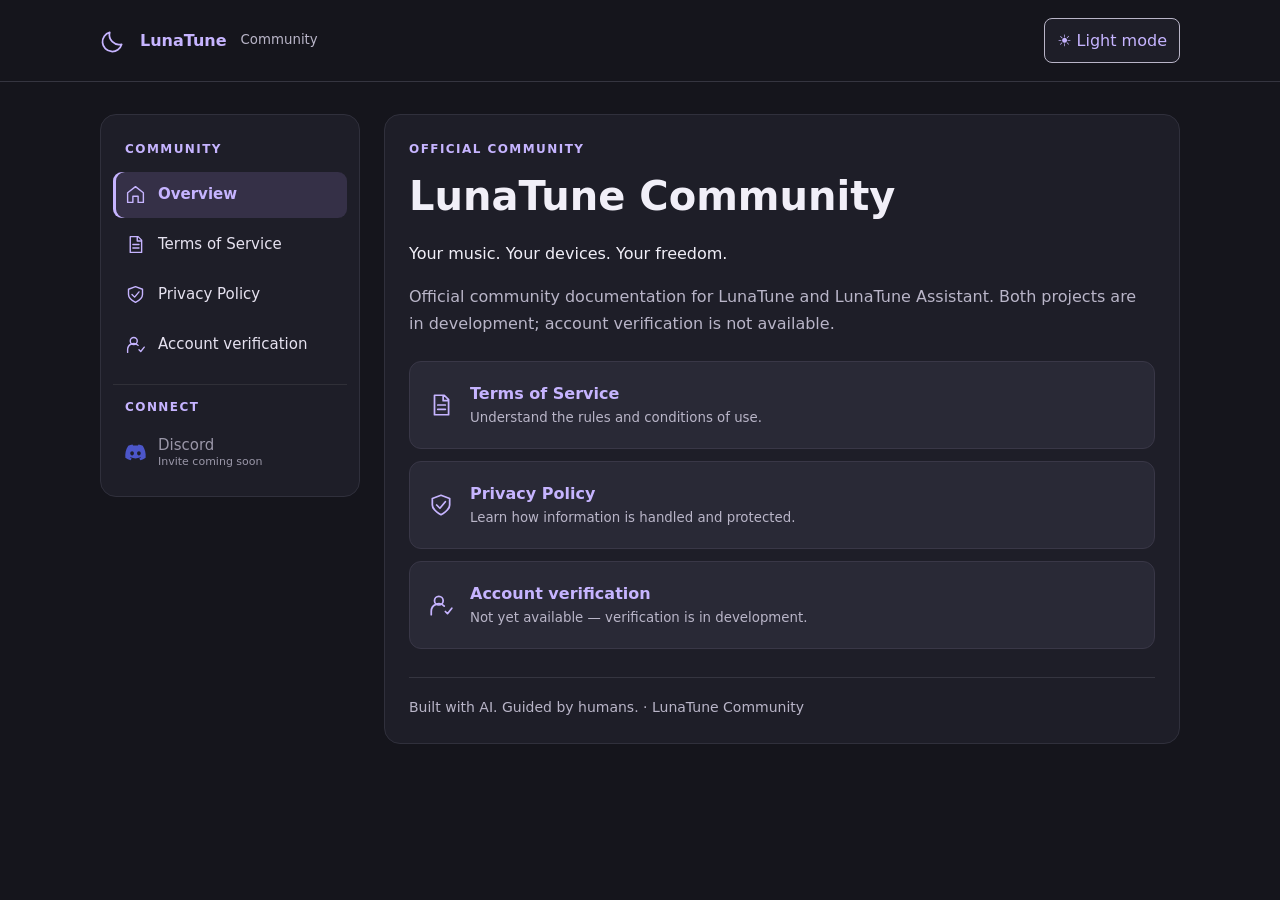
<file: index.html>
<!doctype html><html lang="en"><head><meta charset="utf-8"><meta name="viewport" content="width=device-width,initial-scale=1"><title>Overview | LunaTune Community</title><link rel="stylesheet" href="./style.css?v=sidebar2"><script src="./theme.js?v=9633748"></script><link rel="icon" type="image/svg+xml" href="./assets/favicon.svg"></head><body><header><svg width="26" height="26" viewBox="0 0 24 24" fill="none" stroke="currentColor" stroke-width="1.6" stroke-linecap="round" stroke-linejoin="round"><path d="M20 15A9 9 0 0 1 9 4a9 9 0 1 0 11 11Z"/></svg><a href="./">LunaTune</a><small>Community</small><button class="theme-toggle" id="theme-toggle" type="button" aria-pressed="false">☀ Light mode</button></header><div class="shell"><nav aria-label="Community navigation"><div class="eyebrow">Community</div><a href="./" aria-current="page"><svg aria-hidden="true" viewBox="0 0 24 24" fill="none" stroke="currentColor" stroke-width="1.6" stroke-linecap="round" stroke-linejoin="round"><path d="m3 10 9-7 9 7v11h-6v-7H9v7H3z"/></svg><span>Overview</span></a><a href="./terms/"><svg aria-hidden="true" viewBox="0 0 24 24" fill="none" stroke="currentColor" stroke-width="1.6" stroke-linecap="round" stroke-linejoin="round"><path d="M6 3h9l4 4v14H6zM14 3v5h5M9 12h7M9 16h7"/></svg><span>Terms of Service</span></a><a href="./privacy/"><svg aria-hidden="true" viewBox="0 0 24 24" fill="none" stroke="currentColor" stroke-width="1.6" stroke-linecap="round" stroke-linejoin="round"><path d="m12 3 8 3v6c0 5-8 9-8 9s-8-4-8-9V6zM8 12l3 3 5-6"/></svg><span>Privacy Policy</span></a><a href="./verify/"><svg aria-hidden="true" viewBox="0 0 24 24" fill="none" stroke="currentColor" stroke-width="1.6" stroke-linecap="round" stroke-linejoin="round"><circle cx="10" cy="8" r="4"/><path d="M3 21v-3a7 7 0 0 1 12-5m1 5 2 2 4-5"/></svg><span>Account verification</span></a><div class="eyebrow nav-section">Connect</div><div class="nav-disabled" aria-disabled="true"><svg aria-hidden="true" viewBox="0 0 24 24" fill="currentColor"><path d="M20.3 4.4a19.8 19.8 0 0 0-4.9-1.5l-.6 1.2a18 18 0 0 0-5.6 0l-.6-1.2a19.7 19.7 0 0 0-4.9 1.5C.6 9 .1 13.5.4 17.9a20 20 0 0 0 6 3l1.3-2.1-1.9-.9.5-.4a14 14 0 0 0 11.4 0l.5.4-1.9.9 1.3 2.1a20 20 0 0 0 6-3c.4-5.1-.8-9.5-3.3-13.5ZM8.1 15.3c-1.2 0-2.1-1.1-2.1-2.4s.9-2.4 2.1-2.4 2.1 1.1 2.1 2.4-.9 2.4-2.1 2.4Zm7.8 0c-1.2 0-2.1-1.1-2.1-2.4s.9-2.4 2.1-2.4 2.1 1.1 2.1 2.4-.9 2.4-2.1 2.4Z"/></svg><span>Discord<small>Invite coming soon</small></span></div></nav><main><div class="eyebrow">Official community</div><h1>LunaTune Community</h1><p>Your music. Your devices. Your freedom.</p><p class="muted">Official community documentation for LunaTune and LunaTune Assistant. Both projects are in development; account verification is not available.</p><div class="tiles"><a class="tile" href="terms/"><svg width="26" height="26" viewBox="0 0 24 24" fill="none" stroke="currentColor" stroke-width="1.6" stroke-linecap="round" stroke-linejoin="round"><path d="M6 3h9l4 4v14H6zM14 3v5h5M9 12h7M9 16h7"/></svg><span><strong>Terms of Service</strong><small>Understand the rules and conditions of use.</small></span></a><a class="tile" href="privacy/"><svg width="26" height="26" viewBox="0 0 24 24" fill="none" stroke="currentColor" stroke-width="1.6" stroke-linecap="round" stroke-linejoin="round"><path d="m12 3 8 3v6c0 5-8 9-8 9s-8-4-8-9V6zM8 12l3 3 5-6"/></svg><span><strong>Privacy Policy</strong><small>Learn how information is handled and protected.</small></span></a><a class="tile" href="verify/"><svg width="26" height="26" viewBox="0 0 24 24" fill="none" stroke="currentColor" stroke-width="1.6" stroke-linecap="round" stroke-linejoin="round"><circle cx="10" cy="8" r="4"/><path d="M3 21v-3a7 7 0 0 1 12-5m1 5 2 2 4-5"/></svg><span><strong>Account verification</strong><small>Not yet available — verification is in development.</small></span></a></div><footer>Built with AI. Guided by humans. · LunaTune Community</footer></main></div></body></html>
</file>
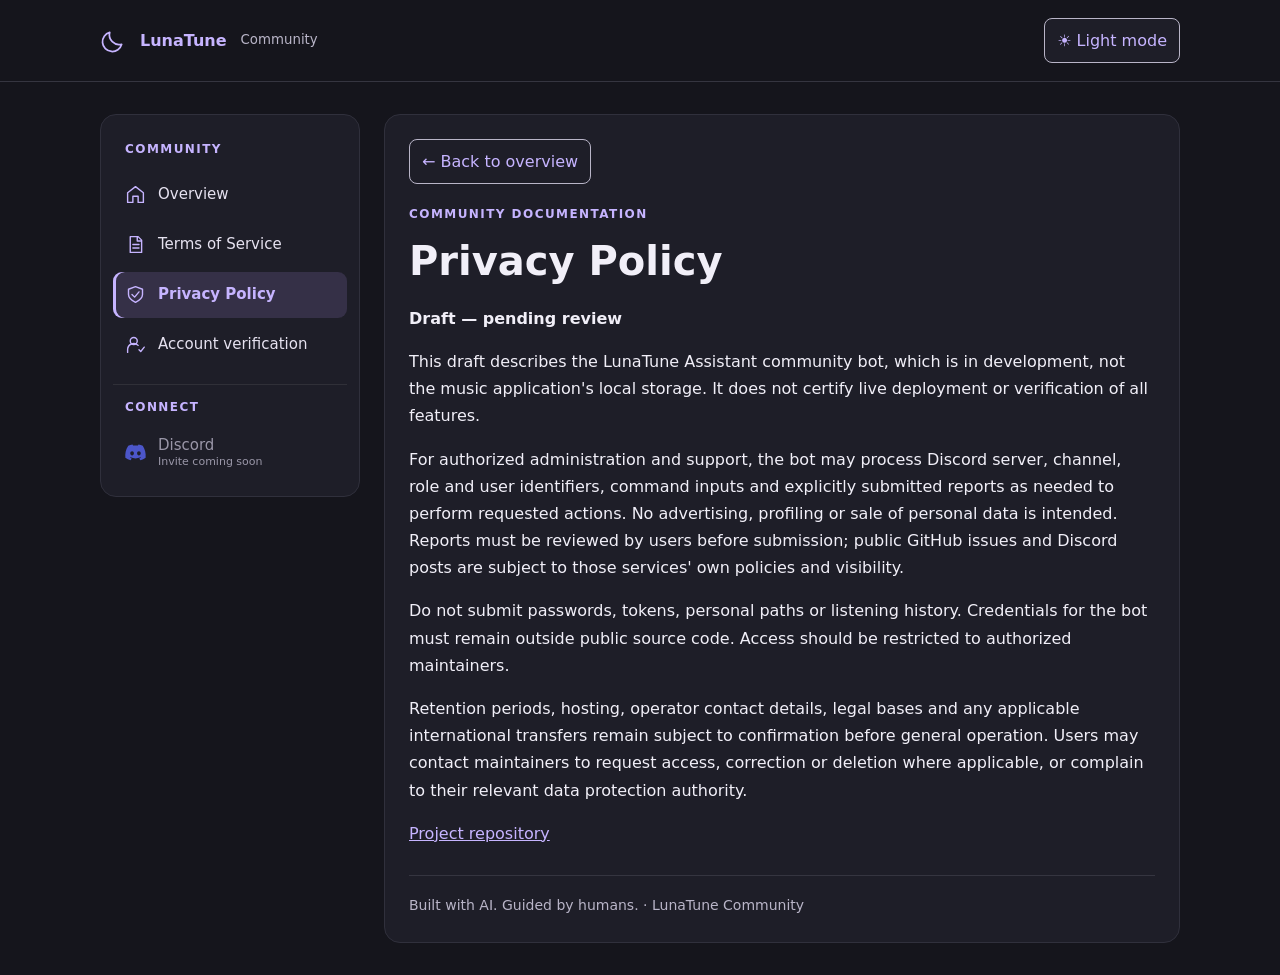
<file: privacy/index.html>
<!doctype html><html lang="en"><head><meta charset="utf-8"><meta name="viewport" content="width=device-width,initial-scale=1"><title>Privacy Policy | LunaTune Community</title><link rel="stylesheet" href="../style.css?v=sidebar2"><script src="../theme.js?v=9633748"></script><link rel="icon" type="image/svg+xml" href="../assets/favicon.svg"></head><body><header><svg width="26" height="26" viewBox="0 0 24 24" fill="none" stroke="currentColor" stroke-width="1.6" stroke-linecap="round" stroke-linejoin="round"><path d="M20 15A9 9 0 0 1 9 4a9 9 0 1 0 11 11Z"/></svg><a href="../">LunaTune</a><small>Community</small><button class="theme-toggle" id="theme-toggle" type="button" aria-pressed="false">☀ Light mode</button></header><div class="shell"><nav aria-label="Community navigation"><div class="eyebrow">Community</div><a href="../"><svg aria-hidden="true" viewBox="0 0 24 24" fill="none" stroke="currentColor" stroke-width="1.6" stroke-linecap="round" stroke-linejoin="round"><path d="m3 10 9-7 9 7v11h-6v-7H9v7H3z"/></svg><span>Overview</span></a><a href="../terms/"><svg aria-hidden="true" viewBox="0 0 24 24" fill="none" stroke="currentColor" stroke-width="1.6" stroke-linecap="round" stroke-linejoin="round"><path d="M6 3h9l4 4v14H6zM14 3v5h5M9 12h7M9 16h7"/></svg><span>Terms of Service</span></a><a href="../privacy/" aria-current="page"><svg aria-hidden="true" viewBox="0 0 24 24" fill="none" stroke="currentColor" stroke-width="1.6" stroke-linecap="round" stroke-linejoin="round"><path d="m12 3 8 3v6c0 5-8 9-8 9s-8-4-8-9V6zM8 12l3 3 5-6"/></svg><span>Privacy Policy</span></a><a href="../verify/"><svg aria-hidden="true" viewBox="0 0 24 24" fill="none" stroke="currentColor" stroke-width="1.6" stroke-linecap="round" stroke-linejoin="round"><circle cx="10" cy="8" r="4"/><path d="M3 21v-3a7 7 0 0 1 12-5m1 5 2 2 4-5"/></svg><span>Account verification</span></a><div class="eyebrow nav-section">Connect</div><div class="nav-disabled" aria-disabled="true"><svg aria-hidden="true" viewBox="0 0 24 24" fill="currentColor"><path d="M20.3 4.4a19.8 19.8 0 0 0-4.9-1.5l-.6 1.2a18 18 0 0 0-5.6 0l-.6-1.2a19.7 19.7 0 0 0-4.9 1.5C.6 9 .1 13.5.4 17.9a20 20 0 0 0 6 3l1.3-2.1-1.9-.9.5-.4a14 14 0 0 0 11.4 0l.5.4-1.9.9 1.3 2.1a20 20 0 0 0 6-3c.4-5.1-.8-9.5-3.3-13.5ZM8.1 15.3c-1.2 0-2.1-1.1-2.1-2.4s.9-2.4 2.1-2.4 2.1 1.1 2.1 2.4-.9 2.4-2.1 2.4Zm7.8 0c-1.2 0-2.1-1.1-2.1-2.4s.9-2.4 2.1-2.4 2.1 1.1 2.1 2.4-.9 2.4-2.1 2.4Z"/></svg><span>Discord<small>Invite coming soon</small></span></div></nav><main><a class="back-link" href="../">← Back to overview</a><div class="eyebrow">Community documentation</div><h1>Privacy Policy</h1><p><strong>Draft — pending review</strong></p><p>This draft describes the LunaTune Assistant community bot, which is in development, not the music application's local storage. It does not certify live deployment or verification of all features.</p><p>For authorized administration and support, the bot may process Discord server, channel, role and user identifiers, command inputs and explicitly submitted reports as needed to perform requested actions. No advertising, profiling or sale of personal data is intended. Reports must be reviewed by users before submission; public GitHub issues and Discord posts are subject to those services' own policies and visibility.</p><p>Do not submit passwords, tokens, personal paths or listening history. Credentials for the bot must remain outside public source code. Access should be restricted to authorized maintainers.</p><p>Retention periods, hosting, operator contact details, legal bases and any applicable international transfers remain subject to confirmation before general operation. Users may contact maintainers to request access, correction or deletion where applicable, or complain to their relevant data protection authority.</p><p><a href="https://github.com/LunaTune-Project/LunaTune-Community">Project repository</a></p><footer>Built with AI. Guided by humans. · LunaTune Community</footer></main></div></body></html>
</file>
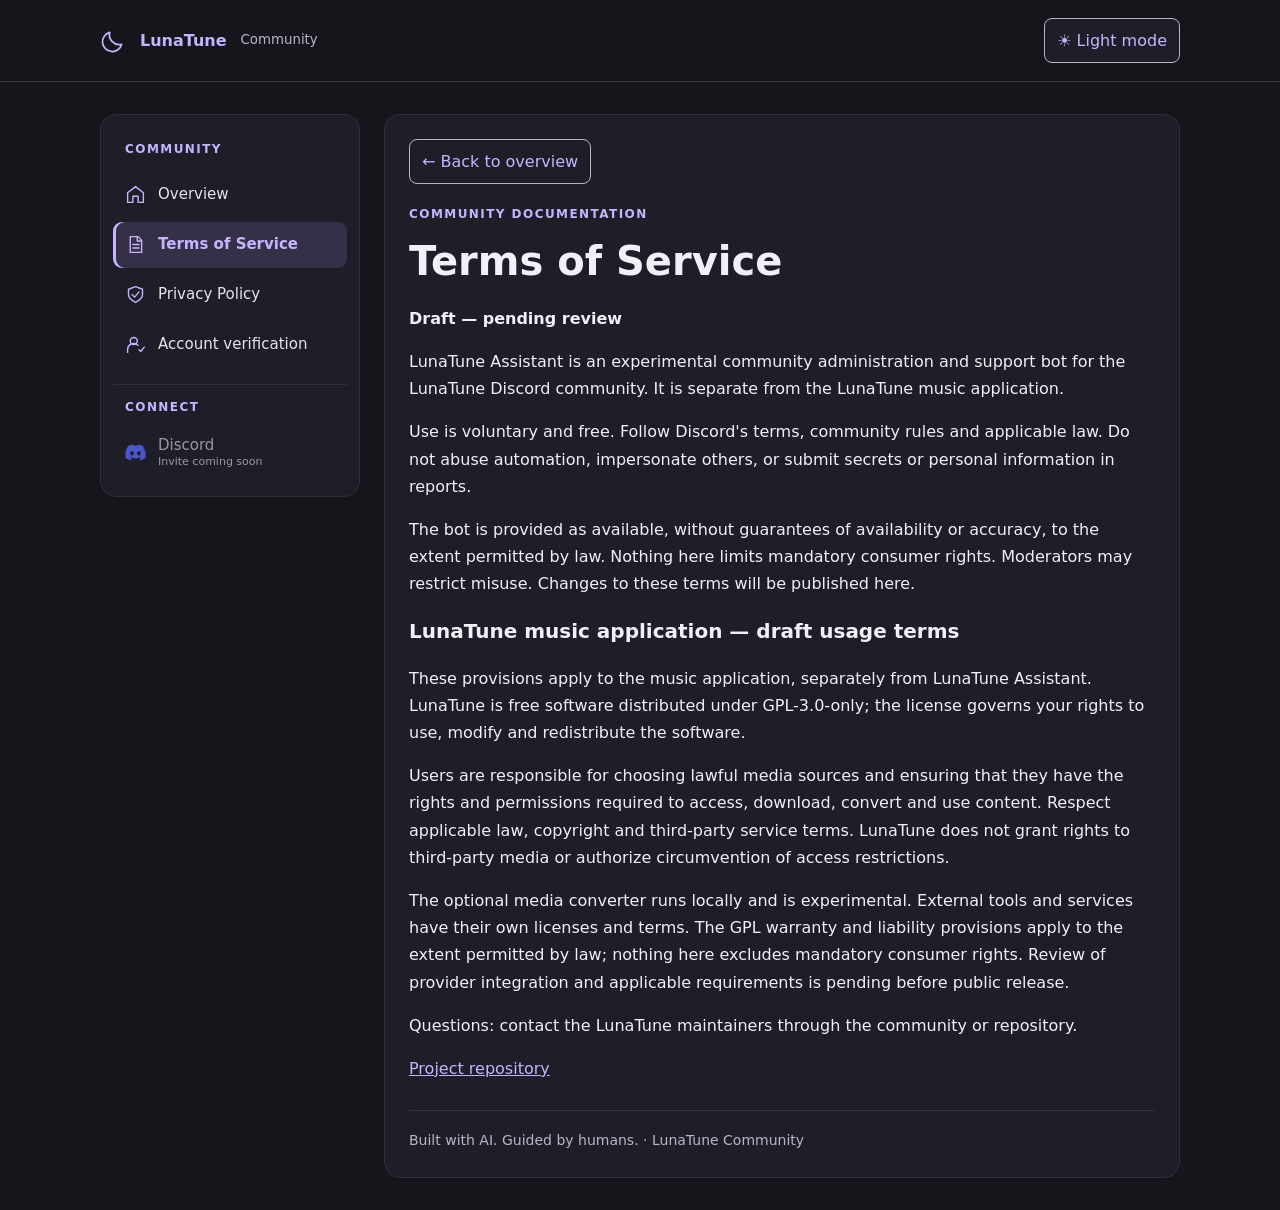
<file: terms/index.html>
<!doctype html><html lang="en"><head><meta charset="utf-8"><meta name="viewport" content="width=device-width,initial-scale=1"><title>Terms of Service | LunaTune Community</title><link rel="stylesheet" href="../style.css?v=sidebar2"><script src="../theme.js?v=9633748"></script><link rel="icon" type="image/svg+xml" href="../assets/favicon.svg"></head><body><header><svg width="26" height="26" viewBox="0 0 24 24" fill="none" stroke="currentColor" stroke-width="1.6" stroke-linecap="round" stroke-linejoin="round"><path d="M20 15A9 9 0 0 1 9 4a9 9 0 1 0 11 11Z"/></svg><a href="../">LunaTune</a><small>Community</small><button class="theme-toggle" id="theme-toggle" type="button" aria-pressed="false">☀ Light mode</button></header><div class="shell"><nav aria-label="Community navigation"><div class="eyebrow">Community</div><a href="../"><svg aria-hidden="true" viewBox="0 0 24 24" fill="none" stroke="currentColor" stroke-width="1.6" stroke-linecap="round" stroke-linejoin="round"><path d="m3 10 9-7 9 7v11h-6v-7H9v7H3z"/></svg><span>Overview</span></a><a href="../terms/" aria-current="page"><svg aria-hidden="true" viewBox="0 0 24 24" fill="none" stroke="currentColor" stroke-width="1.6" stroke-linecap="round" stroke-linejoin="round"><path d="M6 3h9l4 4v14H6zM14 3v5h5M9 12h7M9 16h7"/></svg><span>Terms of Service</span></a><a href="../privacy/"><svg aria-hidden="true" viewBox="0 0 24 24" fill="none" stroke="currentColor" stroke-width="1.6" stroke-linecap="round" stroke-linejoin="round"><path d="m12 3 8 3v6c0 5-8 9-8 9s-8-4-8-9V6zM8 12l3 3 5-6"/></svg><span>Privacy Policy</span></a><a href="../verify/"><svg aria-hidden="true" viewBox="0 0 24 24" fill="none" stroke="currentColor" stroke-width="1.6" stroke-linecap="round" stroke-linejoin="round"><circle cx="10" cy="8" r="4"/><path d="M3 21v-3a7 7 0 0 1 12-5m1 5 2 2 4-5"/></svg><span>Account verification</span></a><div class="eyebrow nav-section">Connect</div><div class="nav-disabled" aria-disabled="true"><svg aria-hidden="true" viewBox="0 0 24 24" fill="currentColor"><path d="M20.3 4.4a19.8 19.8 0 0 0-4.9-1.5l-.6 1.2a18 18 0 0 0-5.6 0l-.6-1.2a19.7 19.7 0 0 0-4.9 1.5C.6 9 .1 13.5.4 17.9a20 20 0 0 0 6 3l1.3-2.1-1.9-.9.5-.4a14 14 0 0 0 11.4 0l.5.4-1.9.9 1.3 2.1a20 20 0 0 0 6-3c.4-5.1-.8-9.5-3.3-13.5ZM8.1 15.3c-1.2 0-2.1-1.1-2.1-2.4s.9-2.4 2.1-2.4 2.1 1.1 2.1 2.4-.9 2.4-2.1 2.4Zm7.8 0c-1.2 0-2.1-1.1-2.1-2.4s.9-2.4 2.1-2.4 2.1 1.1 2.1 2.4-.9 2.4-2.1 2.4Z"/></svg><span>Discord<small>Invite coming soon</small></span></div></nav><main><a class="back-link" href="../">← Back to overview</a><div class="eyebrow">Community documentation</div><h1>Terms of Service</h1><p><strong>Draft — pending review</strong></p><p>LunaTune Assistant is an experimental community administration and support bot for the LunaTune Discord community. It is separate from the LunaTune music application.</p><p>Use is voluntary and free. Follow Discord's terms, community rules and applicable law. Do not abuse automation, impersonate others, or submit secrets or personal information in reports.</p><p>The bot is provided as available, without guarantees of availability or accuracy, to the extent permitted by law. Nothing here limits mandatory consumer rights. Moderators may restrict misuse. Changes to these terms will be published here.</p><section aria-labelledby="application-terms"><h2 id="application-terms">LunaTune music application — draft usage terms</h2><p>These provisions apply to the music application, separately from LunaTune Assistant. LunaTune is free software distributed under GPL-3.0-only; the license governs your rights to use, modify and redistribute the software.</p><p>Users are responsible for choosing lawful media sources and ensuring that they have the rights and permissions required to access, download, convert and use content. Respect applicable law, copyright and third-party service terms. LunaTune does not grant rights to third-party media or authorize circumvention of access restrictions.</p><p>The optional media converter runs locally and is experimental. External tools and services have their own licenses and terms. The GPL warranty and liability provisions apply to the extent permitted by law; nothing here excludes mandatory consumer rights. Review of provider integration and applicable requirements is pending before public release.</p></section><p>Questions: contact the LunaTune maintainers through the community or repository.</p><p><a href="https://github.com/LunaTune-Project/LunaTune-Community">Project repository</a></p><footer>Built with AI. Guided by humans. · LunaTune Community</footer></main></div></body></html>
</file>
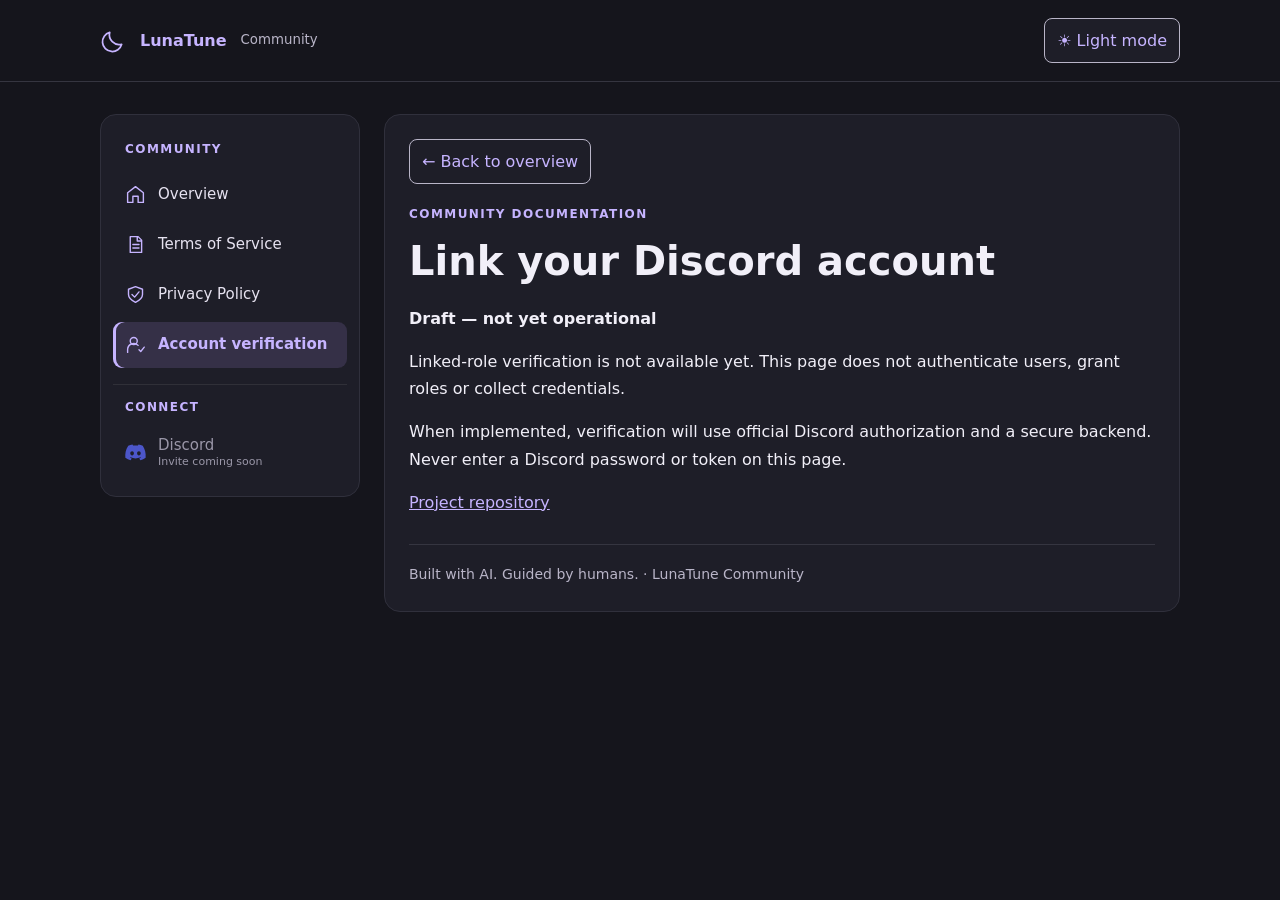
<file: verify/index.html>
<!doctype html><html lang="en"><head><meta charset="utf-8"><meta name="viewport" content="width=device-width,initial-scale=1"><title>Account verification | LunaTune Community</title><link rel="stylesheet" href="../style.css?v=sidebar2"><script src="../theme.js?v=9633748"></script><link rel="icon" type="image/svg+xml" href="../assets/favicon.svg"></head><body><header><svg width="26" height="26" viewBox="0 0 24 24" fill="none" stroke="currentColor" stroke-width="1.6" stroke-linecap="round" stroke-linejoin="round"><path d="M20 15A9 9 0 0 1 9 4a9 9 0 1 0 11 11Z"/></svg><a href="../">LunaTune</a><small>Community</small><button class="theme-toggle" id="theme-toggle" type="button" aria-pressed="false">☀ Light mode</button></header><div class="shell"><nav aria-label="Community navigation"><div class="eyebrow">Community</div><a href="../"><svg aria-hidden="true" viewBox="0 0 24 24" fill="none" stroke="currentColor" stroke-width="1.6" stroke-linecap="round" stroke-linejoin="round"><path d="m3 10 9-7 9 7v11h-6v-7H9v7H3z"/></svg><span>Overview</span></a><a href="../terms/"><svg aria-hidden="true" viewBox="0 0 24 24" fill="none" stroke="currentColor" stroke-width="1.6" stroke-linecap="round" stroke-linejoin="round"><path d="M6 3h9l4 4v14H6zM14 3v5h5M9 12h7M9 16h7"/></svg><span>Terms of Service</span></a><a href="../privacy/"><svg aria-hidden="true" viewBox="0 0 24 24" fill="none" stroke="currentColor" stroke-width="1.6" stroke-linecap="round" stroke-linejoin="round"><path d="m12 3 8 3v6c0 5-8 9-8 9s-8-4-8-9V6zM8 12l3 3 5-6"/></svg><span>Privacy Policy</span></a><a href="../verify/" aria-current="page"><svg aria-hidden="true" viewBox="0 0 24 24" fill="none" stroke="currentColor" stroke-width="1.6" stroke-linecap="round" stroke-linejoin="round"><circle cx="10" cy="8" r="4"/><path d="M3 21v-3a7 7 0 0 1 12-5m1 5 2 2 4-5"/></svg><span>Account verification</span></a><div class="eyebrow nav-section">Connect</div><div class="nav-disabled" aria-disabled="true"><svg aria-hidden="true" viewBox="0 0 24 24" fill="currentColor"><path d="M20.3 4.4a19.8 19.8 0 0 0-4.9-1.5l-.6 1.2a18 18 0 0 0-5.6 0l-.6-1.2a19.7 19.7 0 0 0-4.9 1.5C.6 9 .1 13.5.4 17.9a20 20 0 0 0 6 3l1.3-2.1-1.9-.9.5-.4a14 14 0 0 0 11.4 0l.5.4-1.9.9 1.3 2.1a20 20 0 0 0 6-3c.4-5.1-.8-9.5-3.3-13.5ZM8.1 15.3c-1.2 0-2.1-1.1-2.1-2.4s.9-2.4 2.1-2.4 2.1 1.1 2.1 2.4-.9 2.4-2.1 2.4Zm7.8 0c-1.2 0-2.1-1.1-2.1-2.4s.9-2.4 2.1-2.4 2.1 1.1 2.1 2.4-.9 2.4-2.1 2.4Z"/></svg><span>Discord<small>Invite coming soon</small></span></div></nav><main><a class="back-link" href="../">← Back to overview</a><div class="eyebrow">Community documentation</div><h1>Link your Discord account</h1><p><strong>Draft — not yet operational</strong></p><p>Linked-role verification is not available yet. This page does not authenticate users, grant roles or collect credentials.</p><p>When implemented, verification will use official Discord authorization and a secure backend. Never enter a Discord password or token on this page.</p><p><a href="https://github.com/LunaTune-Project/LunaTune-Community">Project repository</a></p><footer>Built with AI. Guided by humans. · LunaTune Community</footer></main></div></body></html>
</file>
<file: style.css>
:root{color-scheme:dark;--bg:#15151c;--panel:#1e1e28;--accent:#c6b4ff;--muted:#b9b5c8;--divider:#353540;--panel-border:#30303c;--selection:#353047;--tile-bg:#292936;--tile-border:#393747;--text:#f1eff8;--nav-text:#e6e2f0}*{box-sizing:border-box}body{margin:0;background:var(--bg);color:var(--text);font:16px/1.7 system-ui,sans-serif}a{color:var(--accent)}header{border-bottom:1px solid var(--divider);padding:18px max(24px,calc((100% - 1080px)/2));display:flex;align-items:center;gap:14px;white-space:nowrap}header a{text-decoration:none;font-weight:700}header small{color:var(--muted)}.shell{max-width:1128px;margin:auto;padding:32px 24px;display:grid;grid-template-columns:230px minmax(0,1fr);gap:24px}nav,main{background:var(--panel);border:1px solid var(--panel-border);border-radius:16px;padding:24px}nav{align-self:start;position:sticky;top:24px}nav a{display:block;padding:10px 12px;border-radius:8px;text-decoration:none;color:var(--nav-text);margin:4px 0;transition:background .18s}nav a:hover,nav a[aria-current=page]{background:var(--selection);color:var(--accent)}h1{font-size:clamp(28px,4vw,40px);line-height:1.2;margin:12px 0 20px}h2{font-size:20px}small,.muted{color:var(--muted)}.eyebrow{font-size:12px;letter-spacing:.12em;text-transform:uppercase;color:var(--accent);font-weight:700}.tiles{display:grid;gap:12px;margin:24px 0}.tile{display:flex;align-items:center;gap:16px;padding:18px;background:var(--tile-bg);border:1px solid var(--tile-border);border-radius:12px;text-decoration:none;transition:background .18s,transform .5s}.tile:hover{background:var(--selection);transform:translateY(-2px)}.tile strong{display:block}.tile small{display:block}.tile svg,header svg{flex:none;color:var(--accent)}footer{border-top:1px solid var(--divider);margin-top:28px;padding-top:18px;color:var(--muted);font-size:14px}a:focus-visible{outline:2px solid var(--accent);outline-offset:4px}@media(max-width:700px){.shell{grid-template-columns:1fr;padding:16px;gap:12px}nav{position:static;padding:12px;display:flex;flex-wrap:wrap}nav .eyebrow{width:100%}main{padding:20px}header{white-space:normal}}@media(prefers-reduced-motion:reduce){*{transition:none!important;transform:none!important}}
:root[data-theme=light]{color-scheme:light;--bg:#f4f2f8;--panel:#fff;--accent:#6244a4;--muted:#625b70;--text:#24202d;--nav-text:#393344;--selection:#e9e1f8;--tile-bg:#f5f1fa;--tile-border:#ddd5e8;--panel-border:#ddd5e8;--divider:#ddd5e8;color:var(--text)}html[data-theme=light] .tile:hover{color:var(--accent)}.theme-toggle{margin-left:auto;border:1px solid var(--muted);border-radius:8px;background:var(--panel);color:var(--accent);padding:8px 12px;font:inherit;cursor:pointer}.theme-toggle:focus-visible{outline:2px solid var(--accent);outline-offset:3px}
.back-link{display:inline-flex;align-items:center;gap:8px;text-decoration:none;padding:8px 12px;border:1px solid var(--muted);border-radius:8px;margin-bottom:20px;color:var(--accent)}.back-link:hover{background:var(--bg)}
.shell{grid-template-columns:260px minmax(0,1fr)}nav{padding:16px 12px}nav .eyebrow{padding:8px 12px}nav a,.nav-disabled{display:flex;align-items:center;gap:12px;min-height:46px;padding:10px 12px;font-size:15px;line-height:1.35;border-radius:9px}nav svg{width:21px;height:21px;flex:none;color:var(--accent)}nav a[aria-current=page]{box-shadow:inset 3px 0 var(--accent);font-weight:600}nav .nav-section{border-top:1px solid #7773;margin-top:16px;padding-top:12px}.nav-disabled{color:var(--muted);opacity:.8}.nav-disabled svg{color:#5865f2}.nav-disabled small{display:block;font-size:11px}@media(max-width:700px){.shell{grid-template-columns:1fr}nav{display:grid;grid-template-columns:repeat(2,minmax(0,1fr));gap:4px}nav .eyebrow,nav .nav-section{grid-column:1/-1}nav a{margin:0;font-size:14px}nav .nav-disabled{grid-column:1/-1}}
</file>
